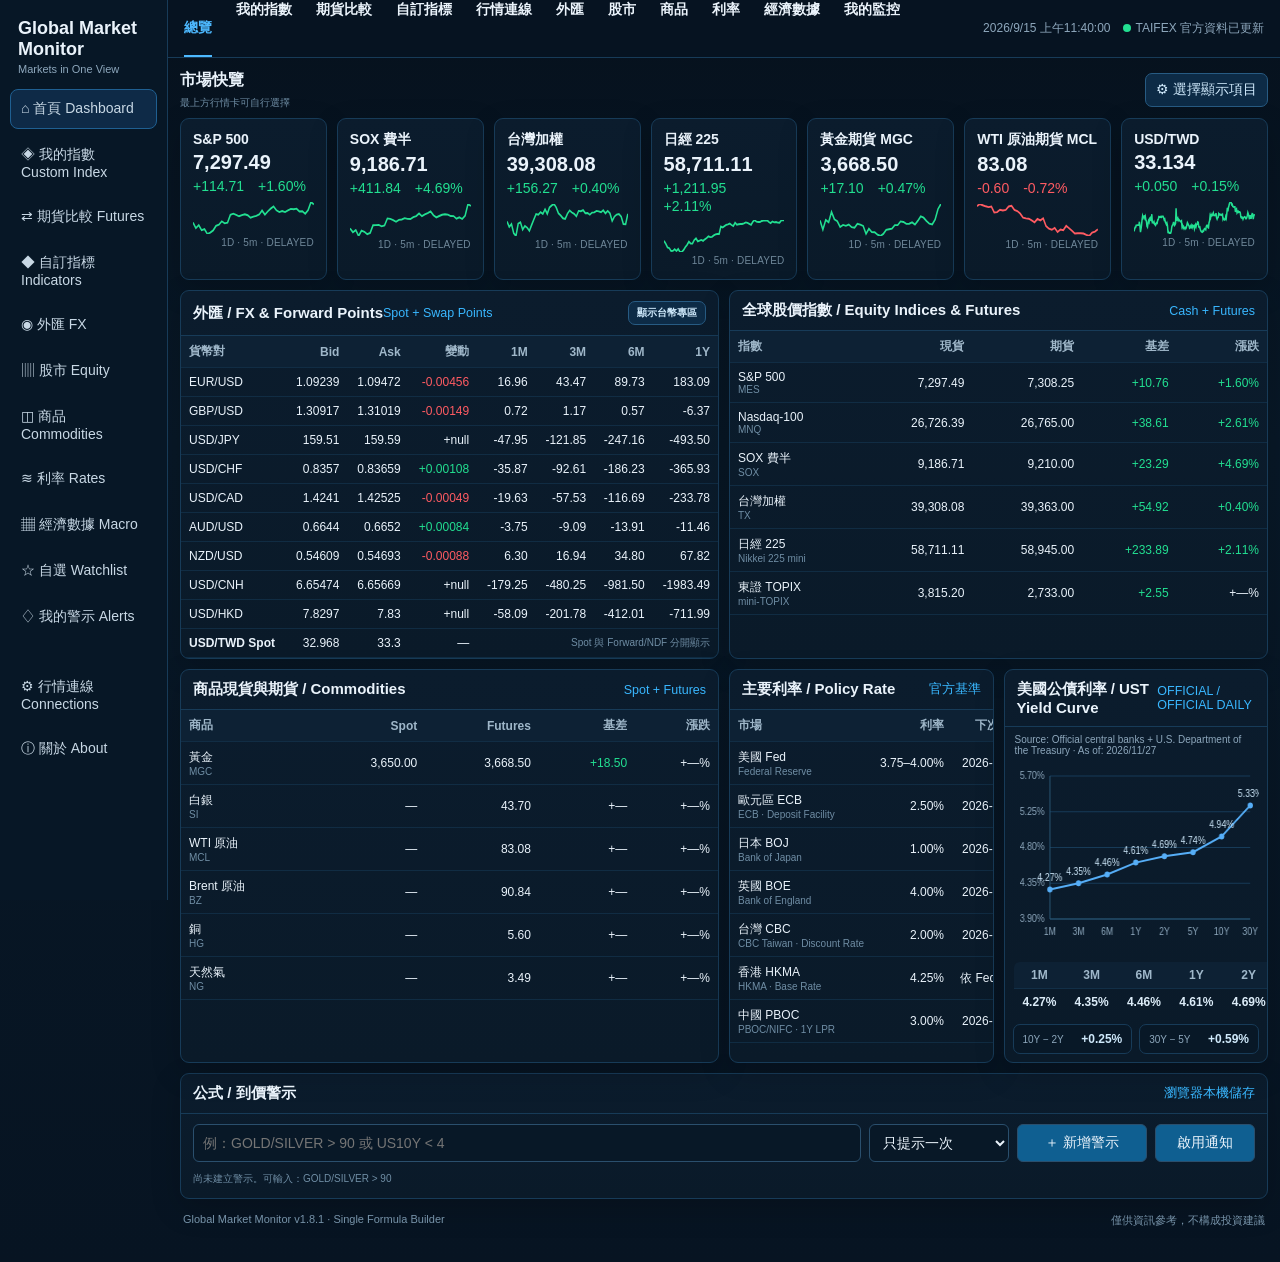
<file: index.html>
<!doctype html><html lang="zh-Hant"><head><meta charset="utf-8"><meta name="viewport" content="width=device-width,initial-scale=1,viewport-fit=cover"><meta name="theme-color" content="#071422"><meta name="gmm-build" content="20260919-nolock-final3"><title>Global Market Monitor</title><link rel="stylesheet" href="styles.css?v=20260921-futuresrestore5"><link rel="stylesheet" href="v1.4.css?v=20260919-nolock-final3"><link rel="stylesheet" href="v1.5.css?v=20260919-nolock-final3"><link rel="stylesheet" href="v1.6.css?v=20260920-singleformula1"><link rel="icon" type="image/png" sizes="192x192" href="icon-192.png?v=20260917b"><link rel="icon" type="image/png" sizes="512x512" href="icon-512.png?v=20260917b"><link rel="apple-touch-icon" sizes="180x180" href="apple-touch-icon-v2.png"><link rel="manifest" href="manifest.webmanifest?v=20260917b"></head><body>
<div class="app">
  <aside class="sidebar"><div class="brand">Global Market Monitor<small>Markets in One View</small></div><div class="nav">
    <button class="active" data-view="dashboard">⌂ 首頁 Dashboard</button><button data-view="customindex">◈ 我的指數 Custom Index</button><button data-view="spread">⇄ 期貨比較 Futures</button><button data-view="indicators">◆ 自訂指標 Indicators</button><button>◉ 外匯 FX</button><button>▥ 股市 Equity</button><button>◫ 商品 Commodities</button><button>≋ 利率 Rates</button><button>▦ 經濟數據 Macro</button><button>☆ 自選 Watchlist</button><button>♢ 我的警示 Alerts</button><div class="spacer"></div><button data-view="connections">⚙ 行情連線 Connections</button><button>ⓘ 關於 About</button>
  </div></aside>
  <main class="main">
    <header class="topbar"><div class="tabs"><span class="active" data-view="dashboard">總覽</span><span data-view="customindex">我的指數</span><span data-view="spread">期貨比較</span><span data-view="indicators">自訂指標</span><span data-view="connections">行情連線</span><span>外匯</span><span>股市</span><span>商品</span><span>利率</span><span>經濟數據</span><span>我的監控</span></div><div class="status"><span id="asof">—</span><span><i class="dot"></i><span id="feedStatus">資料更新中</span></span></div></header>
    <div class="content">
      <section id="dashboardView" class="view active">
        <section class="top-market-section">
          <div class="section-title-row"><div><h2>市場快覽</h2><span class="source-note">最上方行情卡可自行選擇</span></div><button id="customizeTop" class="secondary-btn">⚙ 選擇顯示項目</button></div>
          <div id="topPicker" class="top-picker hidden"></div>
          <section id="topCards" class="cards"></section>
        </section>
<section class="grid-main">
          <article class="panel"><h3>外匯 / FX & Forward Points <small>Spot + Swap Points</small><button id="toggleUsdtwdFx" class="secondary-btn fx-twd-toggle" type="button" aria-expanded="false">顯示台幣專區</button></h3><div class="table-wrap"><table><thead><tr><th>貨幣對</th><th>Bid</th><th>Ask</th><th>變動</th><th>1M</th><th>3M</th><th>6M</th><th>1Y</th></tr></thead><tbody id="fxBody"></tbody></table></div></article>

        <section id="usdtwdFxPanel" class="panel usdtwd-fx-panel is-hidden">
          <div class="fx-focus-head"><div><h2>USD/TWD 台幣專區</h2><p>Offshore 固定使用 NetDania；Onshore 優先 Investing.com，無法取得時整條曲線改用 Cbonds Taipei daily close。</p></div><div id="usdtwdFxFreshness" class="source-note">資料載入中…</div></div>
          <div id="usdtwdSpotCards" class="fx-spot-cards"></div>
          <div class="table-wrap"><table class="fx-curve-table"><thead><tr><th>Tenor</th><th colspan="3">Onshore Taipei · Investing / Cbonds</th><th colspan="3">Offshore · NetDania</th><th>Offshore − Onshore</th></tr><tr><th></th><th>Bid</th><th>Ask</th><th>Mid Outright</th><th>Bid</th><th>Ask</th><th>Mid Outright</th><th>Spread</th></tr></thead><tbody id="usdtwdCurveBody"></tbody></table></div>

          <div id="taifexSettlementNdf" class="settlement-ndf-box">
            <div class="settlement-ndf-head"><div><b>TAIFEX 結算日 NDF</b><small>台幣黃金 TGF / 布蘭特原油 BRF · 近月、次月自動 rollover</small></div><div id="settlementNdfSource" class="source-note">載入中…</div></div>
            <div class="table-wrap"><table class="settlement-ndf-table"><thead><tr><th>商品</th><th>合約</th><th>月份</th><th>預估最後結算日</th><th>天數</th><th>NDF Bid</th><th>NDF Ask</th><th>NDF Mid</th><th>Swap Mid</th></tr></thead><tbody id="settlementNdfBody"></tbody></table></div>
            <div class="settlement-ndf-note">NDF 使用 Offshore 曲線（NetDania，失效時 Barchart）依實際剩餘日數線性插補。近月/次月直接讀取 TAIFEX 官方有效合約並自動換月。結算日依 TAIFEX 契約規則推算；遇交易所臨時調整時以官方公告為準。</div>
          </div>

          <div class="fx-focus-note">期限固定為 1W / 1M / 3M / 6M / 1Y。Cbonds 為 outright daily benchmark，不會當成 forward points；來源無法取得或驗證失敗時顯示「—」，不使用模擬值。</div>
        </section>

<article class="panel"><h3>全球股價指數 / Equity Indices & Futures <small>Cash + Futures</small></h3><div class="table-wrap"><table><thead><tr><th>指數</th><th>現貨</th><th>期貨</th><th>基差</th><th>漲跌</th></tr></thead><tbody id="eqBody"></tbody></table></div></article>
          <div class="right-stack">
            <article class="panel"><h3>商品現貨與期貨 / Commodities <small>Spot + Futures</small></h3><div class="table-wrap"><table><thead><tr><th>商品</th><th>Spot</th><th>Futures</th><th>基差</th><th>漲跌</th></tr></thead><tbody id="cmdBody"></tbody></table></div></article>
            <div class="split">
              <article class="panel"><h3>主要利率 / Policy Rate <small>官方基準</small></h3><div class="table-wrap"><table><thead><tr><th>市場</th><th>利率</th><th>下次會議</th></tr></thead><tbody id="rateBody"></tbody></table></div></article>
              <article class="panel ust-yield-panel"><h3><span>美國公債利率 / UST Yield Curve</span><small id="ustYieldStatus">OFFICIAL DAILY</small></h3><div class="ust-yield-meta" id="ustYieldMeta">資料載入中…</div><div class="curve ust-yield-chart"><canvas id="yieldCanvas" class="chart-canvas"></canvas></div><div class="ust-yield-table-wrap"><table class="ust-yield-table"><thead><tr id="ustYieldTenors"></tr></thead><tbody><tr id="ustYieldValues"></tr></tbody></table></div><div class="ust-yield-spreads"><div><span>10Y − 2Y</span><b id="ustSpread102">—</b></div><div><span>30Y − 5Y</span><b id="ustSpread305">—</b></div></div></article>
            </div>
          </div>
        </section>
        <section class="panel alerts"><h3>公式 / 到價警示 <small>瀏覽器本機儲存</small></h3>
          <div class="alert-form"><input id="formulaInput" placeholder="例：GOLD/SILVER > 90 或 US10Y < 4"><select id="cooldown"><option value="0">只提示一次</option><option value="300">冷卻 5 分鐘</option><option value="900">冷卻 15 分鐘</option></select><button id="addAlert">＋ 新增警示</button><button id="notifyBtn">啟用通知</button></div><div class="alert-list" id="alertList"></div>
        </section>
      </section>

      <section id="customindexView" class="view">
        <section class="panel cix-hero">
          <div><span class="cix-kicker">CUSTOM INDEX LIBRARY</span><h2>我的指數</h2><p>建立自己的市場指數，將商品、匯率與其他自訂指數組成固定公式，再用同一個 Symbol 持續監控。</p></div>
          <div class="cix-actions"><button id="newCustomIndex" class="cix-primary">＋ 建立自訂指數</button><button id="cixNotifyBtn" class="secondary-btn">啟用通知</button><button id="exportCix" class="secondary-btn">備份我的指數</button><button id="importCix" class="secondary-btn">還原備份</button><input id="cixImportFile" type="file" accept="application/json,.json" hidden></div>
        </section>
        <section id="cixSummary" class="spread-kpis"></section>
        <section class="panel cix-builder">
          <div class="cix-builder-head"><div><h3>建立自訂指數</h3><p>V1 先完成定義、公式、Base 與監控規則；資料保存在此瀏覽器。</p></div><button id="cancelCustomIndex" class="secondary-btn">收合</button></div>
          <section class="cix-step" data-step="1">
            <div class="cix-step-title"><span>1</span><div><b>基本資料</b><small>名稱、Symbol 與顯示方式</small></div></div>
            <div class="cix-form-grid">
              <label>指數名稱<input id="cixName" placeholder="例如：台美黃金價差指數"></label>
              <label>Symbol<input id="cixSymbol" placeholder="可留白，由系統自動產生" maxlength="16"></label>
              <label>顯示模式<select id="cixMode"><option value="raw">原始值 Raw</option><option value="percent">百分比 %</option><option value="base100">Base 100</option><option value="base1000">Base 1,000</option></select></label>
              <label>Methodology Version<input id="cixVersion" value="1.0" readonly></label>
              <label class="cix-wide">說明<input id="cixDescription" placeholder="這個指數想觀察什麼？"></label>
            </div>
          </section>

          <section class="cix-step" data-step="2">
            <div class="cix-step-title"><span>2</span><div><b>建立公式</b><small>全部手動建立；選擇指標後插入行情欄位與運算符號</small></div></div>
            <div class="cix-advanced-label">選擇指標</div>
            <div class="formula-tools cix-formula-tools"><select id="cixTokenCategory"><option value="all">全部欄位</option><option value="台灣指數">台灣指數</option><option value="股價指數">海外股價指數</option><option value="匯率">匯率</option><option value="貴金屬">貴金屬</option><option value="能源">能源</option><option value="結算日NDF">結算日 NDF</option><option value="我的指數">我的指數</option></select><select id="cixTokenSelect"><option value="">選擇商品…</option></select><select id="cixTokenExpiry"><option value="">選擇到期月份…</option></select><button id="cixInsertBid">插入 BID</button><button id="cixInsertAsk">插入 ASK</button><button id="cixInsertLast">插入 LAST</button></div>
            <div class="cix-advanced-label">運算</div>
            <div class="formula-tools cix-formula-tools"><button data-cix-op=" + ">＋</button><button data-cix-op=" - ">−</button><button data-cix-op=" * ">＊</button><button data-cix-op=" / ">／</button><button data-cix-op=" ( ">(</button><button data-cix-op=" ) ">)</button></div>
            <div class="cix-advanced-label">公式</div>
            <textarea id="cixFormula" rows="4" placeholder="直接輸入或由上方按鈕組合，例如：TAIFEX_GDF.BID - CME_MGC.ASK"></textarea>
            <div class="cix-preview"><span>公式預覽</span><b id="cixPreview">等待輸入公式</b><strong id="cixLiveValue">目前值 —</strong><small id="cixPreviewNote">市場指標可選 BID / ASK / LAST；已建立的「我的指數」可直接加入公式，再組成新的自訂指數。</small></div>
          </section>

          <section class="cix-step" data-step="3">
            <div class="cix-step-title"><span>3</span><div><b>監控設定</b><small>Watch Only 可直接使用；需要提醒時再設定門檻</small></div></div>
            <div class="cix-form-grid cix-monitor-grid">
              <label>監控模式<select id="cixWatchMode"><option value="watch">Watch Only</option><option value="alert">Alert</option></select></label>
              <label class="cix-alert-only">上方門檻 ≥<input id="cixUpper" type="number" step="any" placeholder="例如 101"></label>
              <label class="cix-alert-only">下方門檻 ≤<input id="cixLower" type="number" step="any" placeholder="例如 99"></label>
              <label>指數更新頻率<select id="cixInterval"><option value="5">5 分鐘</option><option value="15" selected>15 分鐘</option><option value="30">30 分鐘</option><option value="60">60 分鐘</option><option value="1440">每天一次</option></select></label><label class="cix-alert-only">提醒冷卻時間<select id="cixAlertCooldown"><option value="5">5 分鐘</option><option value="15" selected>15 分鐘</option><option value="30">30 分鐘</option><option value="60">60 分鐘</option></select></label>
              <label>最大資料年齡<select id="cixFreshness"><option value="10">10 分鐘</option><option value="20" selected>20 分鐘</option><option value="30">30 分鐘</option><option value="60">60 分鐘</option></select></label>
              <label>成分最大時間差<select id="cixSkew"><option value="5">5 分鐘</option><option value="15" selected>15 分鐘</option><option value="30">30 分鐘</option></select></label>
            </div><small id="cixWatchNote" class="cix-watch-note">Watch Only：只持續監看，不觸發門檻提醒。</small>
          </section>
          <div class="cix-actions"><button id="saveCustomIndex" class="cix-primary">儲存自訂指數</button><button id="clearCustomIndex" class="secondary-btn">清除</button></div>
        </section>

      </section>

      <section id="spreadView" class="view">
        <section class="spread-hero panel">
          <div><h2>期貨比較 / Futures Comparison</h2><p>比較各市場期貨商品、合約規格與保證金，快速了解交易所、合約乘數、幣別、最小跳動點、到期月份及交易條件。</p></div>
          <div class="spread-controls"><label>分類 <select id="catalogFilter"><option value="all">全部</option><option value="股價指數">股價指數</option><option value="外匯">外匯</option><option value="貴金屬">貴金屬</option><option value="能源">能源</option></select></label></div>
        </section>
        <section id="catalogSummary" class="spread-kpis"></section>
        <article class="panel spread-table-panel"><h3>期貨商品比較 / Futures Products <small>跨市場 / 同標的</small></h3><div class="table-wrap spread-table-wrap"><table><thead><tr><th>分類</th><th>標的</th><th>台期所</th><th>Bid</th><th>Ask</th><th>Last</th><th>海外市場</th><th>商品</th><th>Bid</th><th>Ask</th><th>Last</th><th>比較注意</th></tr></thead><tbody id="catalogBody"></tbody></table></div></article>

        <section class="cost-lab panel">
          <div class="formula-lab-head"><div><h3>期貨規格、保證金與換算比較 / Futures Compare</h3><p>先選 A、B 期貨、月份與口數，直接比較規格、保證金與換算後名目差額；並提供 1～10 口內最接近等值的建議比例。</p></div><button id="resetFuturesCompare" class="secondary-btn">恢復預設</button></div>
          <div class="futures-compare-picker futures-product-picker">
            <div class="futures-filter-product">
              <label>A 分類<select id="futuresCompareACategory"><option value="all">全部</option><option value="台灣指數">台灣指數</option><option value="股價指數">海外股價指數</option><option value="外匯">匯率</option><option value="貴金屬">貴金屬</option><option value="能源">能源</option></select></label>
              <label>比較 A<select id="futuresCompareA"></select></label>
            </div>
            <span class="futures-compare-vs">VS</span>
            <div class="futures-filter-product">
              <label>B 分類<select id="futuresCompareBCategory"><option value="all">全部</option><option value="台灣指數">台灣指數</option><option value="股價指數">海外股價指數</option><option value="外匯">匯率</option><option value="貴金屬">貴金屬</option><option value="能源">能源</option></select></label>
              <label>比較 B<select id="futuresCompareB"></select></label>
            </div>
          </div>
          <div class="futures-compare-picker futures-month-qty-picker">
            <div class="futures-month-qty">
              <label>A 到期月份<select id="futuresCompareAMonth" class="futures-month-select"></select></label>
              <label>A 口數<input id="futuresCompareAQty" type="number" min="1" step="1" value="1"></label>
            </div>
            <span class="futures-compare-vs">↔</span>
            <div class="futures-month-qty">
              <label>B 到期月份<select id="futuresCompareBMonth" class="futures-month-select"></select></label>
              <label>B 口數<input id="futuresCompareBQty" type="number" min="1" step="1" value="1"></label>
            </div>
          </div>
          <div id="futuresCompareUpdated" class="source-note futures-updated">更新日期 —</div>
          <div id="futuresSpecCompare" class="table-wrap"></div>
          <div class="cost-actions">
            <button id="applySuggestedRatio" class="secondary-btn">套用建議比例</button>
            <button id="calcFuturesCompare">計算換算後差額</button>
            <span id="futuresRatioHint" class="source-note">建議比例 —</span>
          </div>
          <div id="futuresCompareResults" class="cost-results"></div>
        </section>

        <section class="panel custom-products-wrap"><div class="custom-products-head"><div><h3>自訂商品 / Custom Products</h3><p>新增你自己的市場標的與報價欄位，供 Formula Lab 使用。</p></div><button id="addCustomProduct" class="secondary-btn">＋ 新增商品</button></div><div id="customProductEditor" class="custom-editor hidden"></div><div id="customProductList" class="custom-product-list"></div></section>
        <section class="panel custom-compare"><div class="custom-products-head"><div><h3>自訂比較 / Custom Compare</h3><p>選兩個商品與欄位快速比較。</p></div></div><div id="customCompareGrid" class="custom-compare-grid"></div><div class="custom-compare-actions"><button id="calcCustomCompare">計算</button></div><div id="customCompareResults" class="custom-compare-results"></div></section>
      </section>

      <section id="indicatorsView" class="view">
        <section class="panel">
          <div class="formula-lab-head"><div><h3>自訂指標 / Indicators</h3><p>集中查看與編輯已儲存的自訂指標。</p></div></div>
          <div id="indicatorDashboardSummary" class="spread-kpis"></div>
          <div id="indicatorDashboardGrid" class="custom-product-list"></div>
          <div id="indicatorDashboardAlerts" class="custom-product-list"></div>
        </section>
        
        <section class="panel"><div class="cix-library-head"><div><h3>Custom Index Library</h3><p>每個指數保留公式、Base/顯示方式、Methodology Version 與監控條件。</p></div></div><div class="cix-library-tools"><input id="cixSearch" type="search" placeholder="搜尋名稱、Symbol 或 Formula"><select id="cixFilter"><option value="all">全部指數</option><option value="pinned">★ 已置頂</option><option value="alert">Alert</option><option value="watch">Watch Only</option><option value="pass">PASS</option><option value="stale">STALE</option></select></div><div id="cixLibrary" class="cix-library"></div></section>
      </section>

      <section id="connectionsView" class="view"><section class="connections-hero panel"><div><h2>行情連線 / Connections</h2><p>免費來源與官方延遲資料作為預設；若你有券商或行情權限，可透過私人 Gateway 切換 LIVE。</p></div><div class="connection-mode-box"><label><input id="preferLive" type="checkbox"> 優先使用 LIVE Gateway</label><span id="activeConnectionStatus" class="connection-status">免費延遲 / 官方模式</span></div></section><section class="market-source-grid" id="marketSourceGrid"></section><article class="panel connections-panel"><div class="connections-head"><div><h3>國內券商</h3><p>主要用於 TAIFEX 即時行情。連線需透過使用者自己的本機 Bridge 或私人後端。</p></div></div><div class="broker-grid" id="domesticBrokerGrid"></div></article><article class="panel connections-panel"><div class="connections-head"><div><h3>國外券商 / 行情服務</h3><p>可用於 CME、JPX / OSE、ICE 等海外期貨；實際可用市場取決於帳戶行情訂閱。</p></div></div><div class="broker-grid" id="overseasBrokerGrid"></div></article><article class="panel gateway-panel"><div class="connections-head"><div><h3>連線設定</h3><p>只填 Gateway URL，不在此頁輸入券商密碼或 API Secret。憑證應存放在 Local Bridge / Private Backend。</p></div></div><div class="gateway-form"><label>目前選擇<select id="brokerSelect"></select></label><label>Gateway URL<input id="brokerEndpoint" placeholder="例：http://127.0.0.1:8787/quotes"></label><label>備註<input id="brokerNote" placeholder="例如：家用 Mac mini / Private Worker"></label></div><div class="gateway-actions"><button id="saveBrokerConnection">儲存設定</button><button id="testBrokerConnection" class="secondary-btn">測試連線</button><button id="disconnectBroker" class="secondary-btn">停用 LIVE</button><span id="brokerTestResult" class="source-note">尚未測試</span></div><div class="connection-warning">安全原則：不要把券商密碼、API Secret、憑證檔或 session token 寫入 GitHub、LocalStorage 或前端 JavaScript。網站只保存 Gateway URL、偏好與非敏感備註。</div></article></section>

      <footer class="footer"><span>Global Market Monitor v1.8.1 · Single Formula Builder</span><span>僅供資訊參考，不構成投資建議</span></footer>
    </div>
  </main>
</div>
<script>
(function(){
  function emergencySwitch(name){
    document.querySelectorAll('.view').forEach(function(v){v.classList.toggle('active',v.id===name+'View')});
    document.querySelectorAll('[data-view]').forEach(function(x){x.classList.toggle('active',x.dataset.view===name)});
    window.scrollTo(0,0);
  }
  document.querySelectorAll('[data-view]').forEach(function(x){
    x.addEventListener('click',function(){ emergencySwitch(x.dataset.view); });
  });
  window.__gmmEmergencySwitch=emergencySwitch;
})();
</script><script src="config.example.js?v=20260918-fix1"></script><script src="providers.js?v=20260921-intraday3"></script><script src="app.js?v=20260930-push1"></script><script src="tv-spark-widget.js?v=20260918-fix1"></script></body></html>
</file>
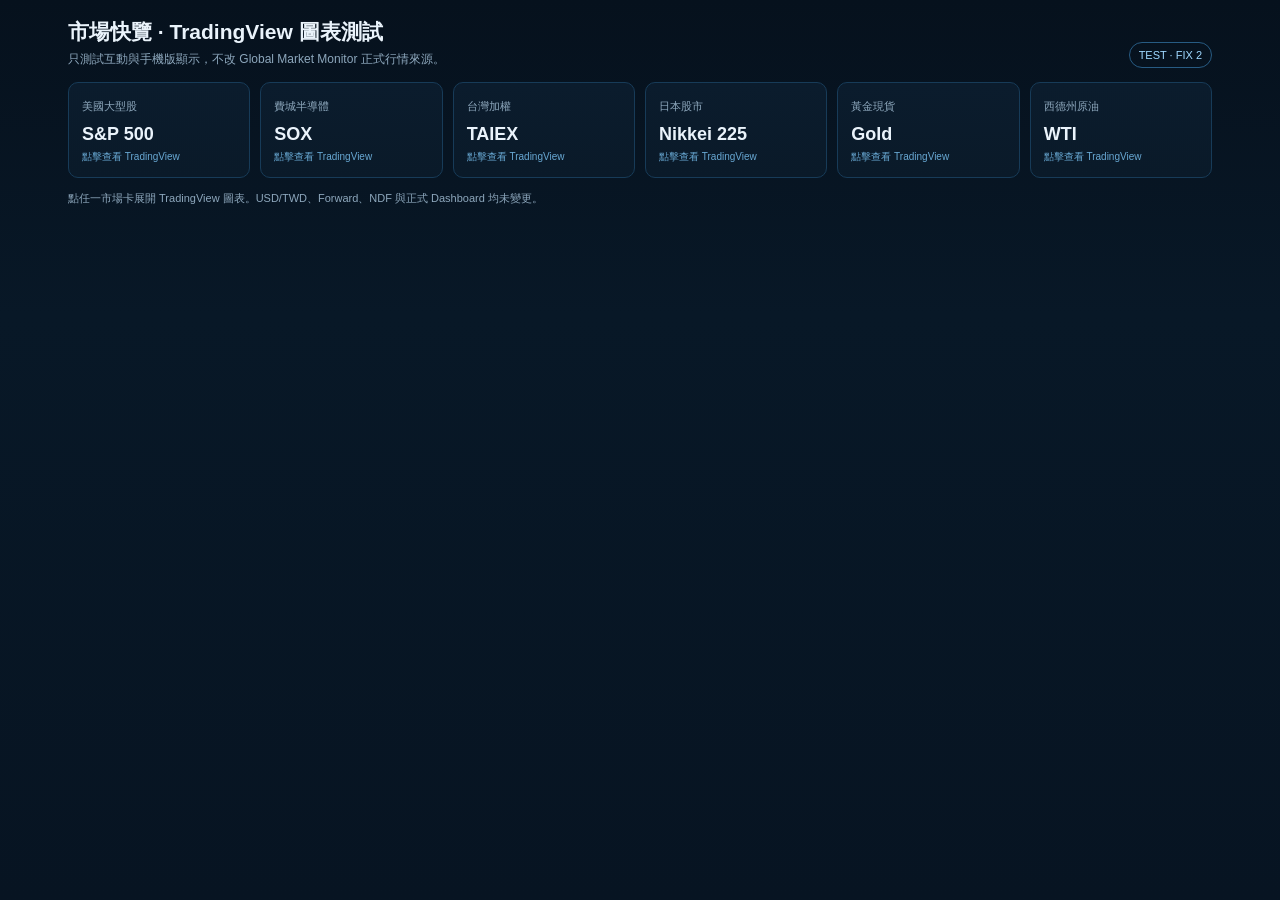
<file: tradingview-test.html>
<!doctype html>
<html lang="zh-Hant">
<head>
<meta charset="utf-8">
<meta name="viewport" content="width=device-width,initial-scale=1,viewport-fit=cover">
<meta name="theme-color" content="#071422">
<title>市場觀察 · TradingView 測試</title>
<style>
:root{--bg:#071422;--panel:#0b1c2d;--line:#173b58;--text:#eaf3fb;--muted:#8da7bc;--accent:#1ea7ff}*{box-sizing:border-box}body{margin:0;background:linear-gradient(180deg,#06111d,#081827 35%,#071422);color:var(--text);font-family:-apple-system,BlinkMacSystemFont,"Segoe UI","Noto Sans TC",sans-serif;min-height:100vh}.wrap{max-width:1180px;margin:auto;padding:18px}.head{display:flex;justify-content:space-between;gap:12px;align-items:flex-end;margin-bottom:14px}.head h1{font-size:21px;margin:0}.head p{margin:5px 0 0;color:var(--muted);font-size:12px}.badge{border:1px solid #275b83;border-radius:999px;padding:6px 9px;color:#9fd8ff;font-size:11px}.cards{display:grid;grid-template-columns:repeat(6,minmax(130px,1fr));gap:10px}.card{appearance:none;-webkit-appearance:none;-webkit-tap-highlight-color:transparent;touch-action:manipulation;text-align:left;background:linear-gradient(180deg,#0b1c2d,#0a1a29);border:1px solid var(--line);border-radius:10px;color:var(--text);padding:13px;cursor:pointer;min-height:92px;width:100%}.card:hover,.card.active{border-color:var(--accent);background:#0d2942}.card small{display:block;color:var(--muted);margin-top:3px;pointer-events:none}.card b{display:block;font-size:18px;margin-top:10px;pointer-events:none}.hint{font-size:10px;color:#68a8d3;margin-top:5px;pointer-events:none}.viewer{display:none;margin-top:12px;background:#0a1a29;border:1px solid var(--line);border-radius:10px;overflow:hidden}.viewer.open{display:block}.viewer-head{height:48px;padding:0 12px;display:flex;align-items:center;justify-content:space-between;border-bottom:1px solid var(--line)}.viewer-title{font-weight:750}.viewer-title small{font-weight:400;color:var(--muted);margin-left:7px}.close{background:#0d2b46;border:1px solid #275b83;color:#cfe9fb;border-radius:7px;padding:7px 10px;cursor:pointer;touch-action:manipulation}.tv{height:540px}.note{margin-top:12px;color:var(--muted);font-size:11px;line-height:1.55}@media(max-width:850px){.wrap{padding:10px}.head{align-items:flex-start;flex-direction:column}.cards{grid-template-columns:repeat(2,1fr)}.card{min-height:88px}.tv{height:62vh;min-height:430px}.viewer-head{position:sticky;top:0;z-index:2;background:#0a1a29}}
</style></head><body><main class="wrap"><div class="head"><div><h1>市場快覽 · TradingView 圖表測試</h1><p>只測試互動與手機版顯示，不改 Global Market Monitor 正式行情來源。</p></div><span class="badge">TEST · FIX 2</span></div><section class="cards" id="cards"></section><section class="viewer" id="viewer"><div class="viewer-head"><div class="viewer-title" id="viewerTitle"></div><button type="button" class="close" id="closeBtn">關閉 ×</button></div><div id="tv" class="tv"></div></section><p class="note">點任一市場卡展開 TradingView 圖表。USD/TWD、Forward、NDF 與正式 Dashboard 均未變更。</p></main>
<script>(function(){const markets=[{id:'SPX',name:'S&P 500',symbol:'SP:SPX',sub:'美國大型股'},{id:'SOX',name:'SOX',symbol:'NASDAQ:SOX',sub:'費城半導體'},{id:'TAIEX',name:'TAIEX',symbol:'TWSE:TAIEX',sub:'台灣加權'},{id:'NIKKEI',name:'Nikkei 225',symbol:'TVC:NI225',sub:'日本股市'},{id:'GOLD',name:'Gold',symbol:'OANDA:XAUUSD',sub:'黃金現貨'},{id:'WTI',name:'WTI',symbol:'TVC:USOIL',sub:'西德州原油'}];const cards=document.getElementById('cards'),viewer=document.getElementById('viewer'),tv=document.getElementById('tv'),title=document.getElementById('viewerTitle');let active='';function closeViewer(){active='';viewer.classList.remove('open');document.querySelectorAll('.card').forEach(function(x){x.classList.remove('active')});tv.innerHTML=''}function openMarket(m){if(active===m.id){closeViewer();return}active=m.id;document.querySelectorAll('.card').forEach(function(x){x.classList.toggle('active',x.dataset.id===m.id)});title.innerHTML=m.name+'<small>'+m.symbol+'</small>';viewer.classList.add('open');tv.innerHTML='';const host=document.createElement('div');host.className='tradingview-widget-container';host.style.height='100%';host.style.width='100%';const inner=document.createElement('div');inner.className='tradingview-widget-container__widget';inner.style.height='100%';inner.style.width='100%';host.appendChild(inner);const s=document.createElement('script');s.type='text/javascript';s.src='https://s3.tradingview.com/external-embedding/embed-widget-advanced-chart.js';s.async=true;s.innerHTML=JSON.stringify({autosize:true,symbol:m.symbol,interval:'D',timezone:'Asia/Taipei',theme:'dark',style:'1',locale:'zh_TW',allow_symbol_change:false,calendar:false,support_host:'https://www.tradingview.com'});host.appendChild(s);tv.appendChild(host);setTimeout(function(){viewer.scrollIntoView({behavior:'smooth',block:'start'})},80)}markets.forEach(function(m){const btn=document.createElement('button');btn.type='button';btn.className='card';btn.innerHTML='<small>'+m.sub+'</small><b>'+m.name+'</b><div class="hint">點擊查看 TradingView</div>';btn.onclick=function(){openMarket(m)};cards.appendChild(btn)});document.getElementById('closeBtn').onclick=closeViewer})();</script></body></html>
</file>
<file: styles.css>
:root{--bg:#071422;--panel:#0b1c2d;--panel2:#0e2438;--line:#173b58;--text:#eaf3fb;--muted:#8da7bc;--accent:#1ea7ff;--green:#22df91;--red:#ff5b62;--amber:#ffc857;--shadow:0 10px 30px rgba(0,0,0,.18)}
*{box-sizing:border-box}html,body{margin:0;background:linear-gradient(180deg,#06111d,#081827 35%,#071422);color:var(--text);font-family:Inter,-apple-system,BlinkMacSystemFont,"Segoe UI","Noto Sans TC",sans-serif;font-size:14px}button,input,select{font:inherit}.app{min-height:100vh;display:grid;grid-template-columns:168px 1fr}.sidebar{position:sticky;top:0;height:100vh;border-right:1px solid var(--line);padding:14px 10px;background:#071726}.brand{font-weight:800;font-size:18px;padding:4px 8px 14px}.brand small{display:block;color:var(--muted);font-weight:500;font-size:11px;margin-top:3px}.nav{display:grid;gap:6px}.nav button{background:transparent;border:1px solid transparent;color:#c8d8e5;text-align:left;padding:10px;border-radius:8px;cursor:pointer}.nav button.active,.nav button:hover{background:#0e2a47;border-color:#1f5f91}.nav .spacer{height:18px}.main{min-width:0}.topbar{height:58px;display:flex;align-items:center;justify-content:space-between;border-bottom:1px solid var(--line);padding:0 16px;position:sticky;top:0;background:rgba(7,20,34,.93);backdrop-filter:blur(8px);z-index:4}.tabs{display:flex;gap:24px;font-weight:700}.tabs span{cursor:pointer}.tabs span.active{color:#4db9ff;border-bottom:2px solid #4db9ff;padding:18px 0}.status{display:flex;gap:12px;align-items:center;color:var(--muted);font-size:12px}.dot{width:8px;height:8px;border-radius:50%;display:inline-block;background:var(--green);margin-right:5px}.content{padding:12px}.view{display:none}.view.active{display:block}.section-title-row{display:flex;justify-content:space-between;align-items:center;margin:0 0 8px}.section-title-row h2{font-size:16px;margin:0 0 2px}.secondary-btn{background:#0d2b46;border:1px solid #275b83;color:#cfe9fb;border-radius:7px;padding:7px 10px;cursor:pointer}.top-picker{margin-bottom:10px;border:1px solid var(--line);border-radius:9px;background:#091c2d;padding:10px 12px}.top-picker.hidden{display:none}.picker-head{display:flex;justify-content:space-between;gap:10px;margin-bottom:8px;color:var(--muted);font-size:12px}.picker-head b{color:var(--text)}.picker-grid{display:flex;gap:8px;flex-wrap:wrap}.cards{display:grid;grid-template-columns:repeat(auto-fit,minmax(145px,1fr));gap:10px}.card,.panel{background:linear-gradient(180deg,#0b1c2d,#0a1a29);border:1px solid var(--line);border-radius:9px;box-shadow:var(--shadow)}.card{padding:12px}.card .label{font-weight:700}.card .value{font-size:20px;font-weight:800;margin:4px 0}.pos{color:var(--green)}.neg{color:var(--red)}.spark{height:32px;margin-top:6px}.grid-main{display:grid;grid-template-columns:1.05fr .88fr .95fr;gap:10px;margin-top:10px}.panel{overflow:hidden}.panel h3{font-size:15px;margin:0;padding:10px 12px;border-bottom:1px solid var(--line);display:flex;justify-content:space-between;align-items:center}.panel h3 small{font-weight:500;color:#39b7ff}.table-wrap{overflow:auto;max-height:420px}table{width:100%;border-collapse:collapse;font-size:12px;white-space:nowrap}th,td{padding:7px 8px;border-bottom:1px solid rgba(23,59,88,.55);text-align:right}th:first-child,td:first-child{text-align:left}th{position:sticky;top:0;background:#0d2134;color:#9fb7c9;font-weight:600;z-index:1}.right-stack{display:grid;gap:10px}.split{display:grid;grid-template-columns:1fr 1fr;gap:10px}.curve{height:150px;padding:8px}.chart-canvas{width:100%;height:125px}.alerts{margin-top:10px}.alert-form{padding:10px 12px;display:grid;grid-template-columns:1fr 140px 130px 100px;gap:8px}.alert-form input,.alert-form select,.alert-form button,.spread-controls select{background:#081827;border:1px solid #2a4f6d;border-radius:6px;color:var(--text);padding:9px}.alert-form button{background:#0f5f91;cursor:pointer}.alert-list{padding:0 12px 12px;display:grid;gap:6px}.alert-item{display:flex;justify-content:space-between;border:1px solid var(--line);border-radius:6px;padding:8px;background:#091a2a}.alert-item button{background:transparent;color:#9fb7c9;border:1px solid var(--line);border-radius:5px;cursor:pointer}.chip{display:flex;align-items:center;gap:6px;border:1px solid #275172;border-radius:6px;padding:6px 8px;background:#0b2033;cursor:pointer}.chip input{accent-color:#2aaeff}.footer{color:#7793a9;font-size:11px;padding:14px 3px 22px;display:flex;justify-content:space-between;gap:10px;flex-wrap:wrap}.tag{display:inline-block;padding:2px 6px;border:1px solid #2d6386;border-radius:999px;color:#9fd8ff;font-size:10px}.source-note{font-size:10px;color:#6f8da4}
.spread-hero{padding:16px;display:flex;justify-content:space-between;align-items:center;gap:20px}.spread-hero h2{margin:0 0 5px;font-size:20px}.spread-hero p{margin:0;color:var(--muted);max-width:800px}.spread-controls{display:flex;align-items:center;gap:8px;flex-wrap:wrap}.spread-controls label{color:var(--muted);font-size:12px}.spread-kpis{display:grid;grid-template-columns:repeat(4,1fr);gap:10px;margin:10px 0}.kpi{background:linear-gradient(180deg,#0b1c2d,#0a1a29);border:1px solid var(--line);border-radius:9px;padding:12px;display:grid;gap:3px}.kpi span{color:var(--muted);font-size:11px}.kpi b{font-size:18px}.kpi small{color:#7e9ab0}.spread-table-panel{overflow:visible}.spread-table-wrap{max-height:none}.direction{display:inline-block;min-width:106px;padding:4px 7px;border-radius:6px;background:#0d2437;border:1px solid #264c69;color:#a9bfd0}.direction.opportunity{border-color:#157f5b;background:rgba(34,223,145,.08);color:#70f2bd}.empty{text-align:center!important;color:var(--muted);padding:24px!important}.spread-grid{display:grid;grid-template-columns:1.4fr 1fr;gap:10px;margin-top:10px}.info-list{display:grid}.info-list>div{padding:11px 12px;border-bottom:1px solid rgba(23,59,88,.55);display:grid;grid-template-columns:130px 1fr;gap:8px}.info-list span{color:var(--muted)}.spread-alert-examples{padding:12px;display:grid;gap:8px}.spread-alert-examples span{font-family:ui-monospace,SFMono-Regular,Menlo,monospace;background:#071827;border:1px solid var(--line);border-radius:6px;padding:9px;color:#b8e4ff}
@media(max-width:1300px){.grid-main{grid-template-columns:1fr 1fr}.right-stack{grid-column:1/-1;grid-template-columns:1fr 1fr}.spread-kpis{grid-template-columns:repeat(2,1fr)}}
@media(max-width:800px){.app{display:block}.sidebar{display:none}.topbar{height:auto;padding:10px;gap:8px;align-items:flex-start}.tabs{gap:12px;overflow:auto;font-size:12px}.tabs span.active{padding:6px 0}.status{display:none}.content{padding:8px}.cards{grid-template-columns:repeat(2,1fr)}.grid-main,.right-stack,.split,.spread-grid{grid-template-columns:1fr}.alert-form{grid-template-columns:1fr 1fr}.card .value{font-size:18px}.spread-hero{align-items:flex-start;flex-direction:column}.spread-kpis{grid-template-columns:1fr 1fr}.picker-head{flex-direction:column}.section-title-row{align-items:flex-start;gap:8px}.info-list>div{grid-template-columns:1fr}.spread-table-wrap{overflow:auto}}

.formula-lab{margin-top:10px;padding-bottom:12px}.formula-lab-head{display:flex;justify-content:space-between;gap:12px;align-items:center;padding:12px;border-bottom:1px solid var(--line)}.formula-lab-head h3{padding:0;border:0;display:block}.formula-lab-head p{margin:4px 0 0;color:var(--muted);font-size:12px}.formula-tools{padding:10px 12px;display:flex;gap:6px;flex-wrap:wrap}.formula-tools select{min-width:280px}.formula-tools select,.formula-tools button,.formula-action-row button{background:#081827;border:1px solid #2a4f6d;border-radius:6px;color:var(--text);padding:8px 10px}.formula-tools button,.formula-action-row button{cursor:pointer}.formula-tools button:hover,.formula-action-row button:hover{background:#0d2b46}.formula-lab textarea{display:block;width:calc(100% - 24px);margin:0 12px;background:#061522;border:1px solid #2a4f6d;border-radius:7px;color:#dcecf8;padding:11px;font-family:ui-monospace,SFMono-Regular,Menlo,monospace;resize:vertical}.formula-action-row{display:flex;align-items:center;gap:8px;padding:10px 12px}.formula-action-row>button:first-child{background:#0f5f91}.formula-result{margin-left:6px;font-family:ui-monospace,SFMono-Regular,Menlo,monospace}.formula-examples{padding:0 12px;display:flex;gap:7px;flex-wrap:wrap}.formula-examples button{background:#0b2033;color:#9fd8ff;border:1px solid #275172;border-radius:999px;padding:6px 9px;cursor:pointer;font-size:11px}.category-pill{display:inline-block;border:1px solid #315d7d;background:#0b2438;border-radius:999px;padding:3px 7px;color:#a9dafa;font-size:10px}.catalog-note{white-space:normal;min-width:155px;text-align:left!important;color:#8ca8bc}.spread-table-wrap table{min-width:1180px}
@media(max-width:800px){.formula-lab-head{align-items:flex-start}.formula-tools select{min-width:100%;width:100%}.formula-action-row{align-items:flex-start;flex-direction:column}.formula-result{margin-left:0}.formula-examples{display:grid}.formula-examples button{text-align:left}}
.cost-lab{margin-top:10px;padding-bottom:12px}.cost-grid{display:grid;grid-template-columns:repeat(4,minmax(150px,1fr));gap:9px;padding:12px}.cost-grid label{display:grid;gap:5px;color:var(--muted);font-size:11px}.cost-grid input,.cost-grid select{width:100%;background:#061522;border:1px solid #2a4f6d;border-radius:6px;color:var(--text);padding:8px}.cost-actions{display:flex;align-items:center;gap:10px;padding:0 12px 10px}.cost-actions button{background:#0f5f91;border:1px solid #2a6a96;border-radius:6px;color:white;padding:8px 12px;cursor:pointer}.cost-results{display:grid;grid-template-columns:repeat(6,1fr);gap:8px;padding:0 12px}.cost-metric{background:#081827;border:1px solid var(--line);border-radius:7px;padding:10px;display:grid;gap:4px}.cost-metric span{color:var(--muted);font-size:10px}.cost-metric b{font-size:15px}.cost-metric small{color:#6f8da4}.cost-warning{grid-column:1/-1;border:1px solid #775d24;background:rgba(255,200,87,.06);color:#e7c978;border-radius:7px;padding:9px 10px;font-size:11px}.expiry-note{color:#7ea0b7;font-size:10px}
@media(max-width:1100px){.cost-grid{grid-template-columns:repeat(2,minmax(150px,1fr))}.cost-results{grid-template-columns:repeat(3,1fr)}}
@media(max-width:700px){.cost-grid{grid-template-columns:1fr 1fr}.cost-results{grid-template-columns:1fr 1fr}.cost-actions{align-items:flex-start;flex-direction:column}}


/* Market Data Connections */
.connections-hero{padding:16px;display:flex;justify-content:space-between;gap:18px;align-items:center}.connections-hero h2{margin:0 0 5px;font-size:20px}.connections-hero p{margin:0;color:var(--muted);max-width:820px}.connection-mode-box{display:grid;gap:8px;min-width:270px}.connection-mode-box label{font-size:12px;color:#cfe0ed}.connection-mode-box input{accent-color:var(--green)}.connection-status{display:inline-flex;width:max-content;border:1px solid #2e617f;border-radius:999px;padding:5px 9px;color:#9edaff;background:#092039;font-size:11px}.market-source-grid{display:grid;grid-template-columns:repeat(4,1fr);gap:10px;margin:10px 0}.market-source-card{border:1px solid var(--line);background:linear-gradient(180deg,#0b1c2d,#0a1a29);border-radius:9px;padding:12px;display:grid;gap:3px}.market-source-card span{font-size:11px;color:var(--muted)}.market-source-card b{font-size:16px}.market-source-card small{color:#6f8da4}.connections-panel,.gateway-panel{margin-top:10px;padding-bottom:12px}.connections-head{padding:12px;border-bottom:1px solid var(--line)}.connections-head h3{margin:0;padding:0;border:0}.connections-head p{margin:4px 0 0;color:var(--muted);font-size:12px}.broker-grid{padding:12px;display:grid;grid-template-columns:repeat(3,minmax(220px,1fr));gap:9px}.broker-card{display:grid;gap:8px;text-align:left;background:#081827;border:1px solid var(--line);border-radius:8px;color:var(--text);padding:12px;cursor:pointer}.broker-card:hover,.broker-card.active{border-color:#2781bb;background:#0b263e}.broker-card>div:first-child{display:flex;justify-content:space-between;gap:8px}.broker-card span{font-size:10px;color:#7fa0b8}.broker-card small{color:#7895aa;line-height:1.4}.broker-markets{display:flex;gap:5px;flex-wrap:wrap}.broker-markets em{font-style:normal;font-size:10px;border:1px solid #2a5977;border-radius:999px;padding:3px 6px;color:#9bd6fa}.gateway-form{display:grid;grid-template-columns:220px 1fr 1fr;gap:9px;padding:12px}.gateway-form label{display:grid;gap:5px;color:var(--muted);font-size:11px}.gateway-form input,.gateway-form select{background:#061522;border:1px solid #2a4f6d;border-radius:6px;color:var(--text);padding:9px;width:100%}.gateway-actions{display:flex;gap:8px;align-items:center;padding:0 12px 12px}.gateway-actions>button:first-child{background:#0f5f91;border:1px solid #2a6a96;color:white;border-radius:6px;padding:8px 12px;cursor:pointer}.connection-warning{margin:0 12px;border:1px solid #775d24;background:rgba(255,200,87,.06);color:#e7c978;border-radius:7px;padding:9px 10px;font-size:11px}@media(max-width:1000px){.market-source-grid{grid-template-columns:repeat(2,1fr)}.broker-grid{grid-template-columns:repeat(2,1fr)}.gateway-form{grid-template-columns:1fr 1fr}}@media(max-width:700px){.connections-hero{align-items:flex-start;flex-direction:column}.connection-mode-box{min-width:0;width:100%}.market-source-grid,.broker-grid,.gateway-form{grid-template-columns:1fr}.gateway-actions{align-items:flex-start;flex-direction:column}}


/* Quote source / freshness badges */
.quote-meta{display:flex;gap:5px;align-items:center;flex-wrap:wrap;margin-top:4px;font-size:9px;color:var(--muted);line-height:1.3}.quote-status{border:1px solid #395064;border-radius:999px;padding:2px 5px;font-size:8px;font-weight:700;letter-spacing:.03em}.quote-status.live{border-color:#23865a;color:#79e0ad;background:rgba(38,166,91,.08)}.quote-status.delayed{border-color:#8a6a2b;color:#f0ca70;background:rgba(220,170,60,.07)}.quote-status.official{border-color:#2d6f9e;color:#8dd1ff;background:rgba(45,111,158,.09)}.quote-status.neutral{color:#9aafbe}.spec-source-block{margin-top:8px;padding-top:7px;border-top:1px solid var(--line)}.spec-source-block>span{font-size:10px;color:var(--muted)}.spec-source-block .quote-meta{margin-top:4px}@media(max-width:700px){.quote-meta{font-size:8px;gap:4px}.quote-status{font-size:7px}}


/* USD/TWD FX focus */
.usdtwd-fx-panel{grid-column:1;margin:0;padding:0 0 10px}.usdtwd-fx-panel.is-hidden{display:none!important}.fx-twd-toggle{margin-left:auto;padding:4px 8px;font-size:10px;white-space:nowrap}.fx-focus-head{display:flex;justify-content:space-between;gap:16px;align-items:flex-start;padding:14px;border-bottom:1px solid var(--line)}.fx-focus-head h2{margin:0 0 4px;font-size:19px}.fx-focus-head p{margin:0;color:var(--muted);font-size:12px}.fx-spot-cards{display:grid;grid-template-columns:repeat(3,1fr);gap:9px;padding:12px}.fx-spot-card{background:#071827;border:1px solid var(--line);border-radius:8px;padding:10px;display:grid;gap:4px}.fx-spot-card span,.fx-spot-card small{color:var(--muted);font-size:10px}.fx-spot-card b{font-size:19px}.fx-curve-table th{text-align:right}.fx-curve-table th:first-child,.fx-curve-table td:first-child{text-align:left}.fx-curve-table td{text-align:right}.fx-focus-note{margin:9px 12px 0;color:#7895aa;font-size:10px}.usdtwd-fx-panel .table-wrap{padding:0 12px}@media(max-width:700px){.fx-focus-head{flex-direction:column}.fx-spot-cards{grid-template-columns:1fr}.usdtwd-fx-panel .table-wrap{overflow:auto}.fx-curve-table{min-width:820px}}


.settlement-ndf-box{margin:12px;border:1px solid var(--line);border-radius:9px;background:#071827;overflow:hidden}.settlement-ndf-head{display:flex;justify-content:space-between;gap:12px;align-items:flex-start;padding:11px 12px;border-bottom:1px solid var(--line)}.settlement-ndf-head>div:first-child{display:grid;gap:3px}.settlement-ndf-head small,.settlement-ndf-note{color:var(--muted);font-size:10px}.settlement-ndf-table{min-width:880px}.settlement-ndf-table th,.settlement-ndf-table td{text-align:right}.settlement-ndf-table th:first-child,.settlement-ndf-table td:first-child{text-align:left}.settlement-ndf-table td small{display:block;color:var(--muted);font-size:9px}.settlement-ndf-note{padding:9px 12px 11px;border-top:1px solid var(--line)}@media(max-width:700px){.settlement-ndf-head{flex-direction:column}}

/* indicator-dashboard */
.indicator-dashboard-hero{display:flex;justify-content:space-between;align-items:center;gap:16px}.indicator-dashboard-hero p{margin:6px 0 0;color:var(--muted,#8fa3b8)}
.indicator-dashboard-grid{display:grid;grid-template-columns:repeat(auto-fit,minmax(260px,1fr));gap:12px;margin-top:12px}.indicator-dash-card{border:1px solid var(--line,#243447);border-radius:12px;padding:14px;background:rgba(255,255,255,.02)}.indicator-dash-card.is-hit{box-shadow:0 0 0 1px rgba(34,223,145,.25) inset}.indicator-dash-head{display:flex;align-items:flex-start;justify-content:space-between;gap:10px}.indicator-dash-head h3{margin:3px 0 0;font-size:16px}.indicator-dash-value{font-size:28px;font-weight:750;font-variant-numeric:tabular-nums;margin:16px 0 10px}.indicator-dash-formula{font-family:ui-monospace,SFMono-Regular,Menlo,monospace;font-size:12px;color:var(--muted,#8fa3b8);white-space:nowrap;overflow:hidden;text-overflow:ellipsis}.indicator-dash-rules{display:flex;gap:6px;flex-wrap:wrap;margin-top:12px}.indicator-dash-rules span{font-size:12px;border:1px solid var(--line,#243447);padding:4px 7px;border-radius:999px}.indicator-dash-actions{display:flex;justify-content:flex-end;margin-top:12px}.indicator-dashboard-alerts{display:grid;gap:8px;margin-top:10px}
@media(max-width:720px){.indicator-dashboard-hero{align-items:flex-start;flex-direction:column}.indicator-dashboard-hero button{width:100%}.indicator-dashboard-grid{grid-template-columns:1fr}}

/* real-intraday-sparklines */
.card .spark{position:relative}
.spark-meta{margin-top:3px;text-align:right;font-size:10px;letter-spacing:.02em;color:#6f8799;line-height:1.2}
.spark-unavailable{height:32px;display:flex;align-items:center;justify-content:center;border-top:1px dashed rgba(111,135,153,.22);font-size:10px;color:#607789}

/* ust-yield-panel */
.ust-yield-panel h3{gap:8px}.ust-yield-meta{padding:7px 10px 0;color:var(--muted);font-size:10px}.ust-yield-chart{height:205px;padding:8px 8px 0}.ust-yield-chart .chart-canvas{height:185px}.ust-yield-table-wrap{overflow-x:auto;padding:0 8px 8px}.ust-yield-table{table-layout:fixed;min-width:420px;border:1px solid var(--line);border-radius:7px;overflow:hidden}.ust-yield-table th,.ust-yield-table td{text-align:center!important;padding:6px 5px}.ust-yield-table th{position:static;background:#0d2134;color:#9fb7c9}.ust-yield-table td{font-weight:700;color:#dcecf8}.ust-yield-spreads{display:grid;grid-template-columns:1fr 1fr;gap:7px;padding:0 8px 8px}.ust-yield-spreads>div{display:flex;justify-content:space-between;align-items:center;border:1px solid var(--line);border-radius:7px;background:#081827;padding:7px 9px}.ust-yield-spreads span{color:var(--muted);font-size:10px}.ust-yield-spreads b{font-size:12px;color:#cfe9fb}@media(max-width:800px){.ust-yield-chart{height:190px}.ust-yield-chart .chart-canvas{height:170px}}


/* Futures comparison compact mobile layout */
.futures-compare-picker{display:grid;grid-template-columns:minmax(0,1fr) auto minmax(0,1fr);gap:10px;align-items:end;padding:12px}
.futures-compare-picker label{display:grid;gap:5px;color:var(--muted);font-size:11px;min-width:0}
.futures-compare-picker select,.futures-compare-picker input{width:100%;max-width:100%;min-width:0;background:#061522;border:1px solid #2a4f6d;border-radius:8px;color:var(--text);padding:9px 11px;min-height:44px}
.futures-compare-vs{align-self:center;color:#9fb7c9;font-weight:700;padding-top:18px}
.futures-month-qty{display:grid;gap:8px;min-width:0}
.futures-month-select{font-size:16px!important;font-weight:700;min-height:52px!important;padding:11px 13px!important}
.futures-month-qty input{min-height:44px;font-size:15px}
.futures-updated{padding:0 12px 10px}
#spreadView,.cost-lab,.futures-product-picker,.futures-month-qty-picker,.cost-actions,.cost-results{min-width:0;max-width:100%}
#futuresSpecCompare{width:100%;max-width:100%;overflow-x:auto;-webkit-overflow-scrolling:touch}
#futuresSpecCompare .futures-spec-table{width:100%;min-width:620px;border-collapse:collapse}
#futuresSpecCompare .futures-spec-table th,
#futuresSpecCompare .futures-spec-table td{white-space:nowrap}
@media(max-width:700px){
  #spreadView{overflow-x:hidden}
  .cost-lab{overflow:hidden}
  .futures-compare-picker{grid-template-columns:minmax(0,1fr) auto minmax(0,1fr);gap:8px;padding:8px 10px}
  .futures-product-picker{grid-template-columns:1fr}
  .futures-product-picker .futures-compare-vs{display:none}
  .futures-month-qty-picker{grid-template-columns:minmax(0,1fr) auto minmax(0,1fr)}
  .futures-month-select{font-size:17px!important;min-height:54px!important}
  #futuresSpecCompare{margin:0;width:100%}
  #futuresSpecCompare .futures-spec-table{min-width:600px}
  .cost-results{grid-template-columns:1fr 1fr;min-width:0}
  .cost-metric{min-width:0;overflow:hidden}
  .cost-metric b,.cost-metric small{overflow-wrap:anywhere}
}
</file>
<file: v1.4.css>
/* Global Market Monitor v1.4 contract-spec overlay */
.spec-summary{display:grid;grid-template-columns:1fr 1fr;gap:10px;padding:12px;border-bottom:1px solid var(--line)}
.spec-card{background:#081827;border:1px solid #254d6a;border-radius:8px;padding:10px;display:grid;gap:6px}.spec-card>div:first-child{display:flex;justify-content:space-between;gap:8px;align-items:center}.spec-card small{color:var(--muted)}.verified-badge{font-size:10px;color:#70f2bd;border:1px solid #157f5b;background:rgba(34,223,145,.08);border-radius:999px;padding:2px 6px}.spec-line{display:flex;justify-content:space-between;gap:10px;border-top:1px solid rgba(23,59,88,.45);padding-top:5px}.spec-line span{color:var(--muted);font-size:11px}.spec-line strong{font-size:11px;text-align:right}
@media(max-width:800px){.spec-summary{grid-template-columns:1fr}}
</file>
<file: v1.5.css>
/* Global Market Monitor v1.5 contract-month matcher */
.month-match-summary{padding:0 12px 12px}.month-match-card{border:1px solid #28506d;border-radius:8px;background:#081b2b;padding:10px 12px;display:grid;gap:7px}.month-match-card.exact{border-color:#167b59;background:rgba(34,223,145,.045)}.month-match-card.near{border-color:#80622b;background:rgba(255,200,87,.045)}.month-match-card>div:first-child{display:flex;align-items:center;justify-content:space-between;gap:8px}.match-badge{font-size:10px;padding:3px 7px;border-radius:999px;border:1px solid #315d7d;color:#b8e4ff}.exact .match-badge{border-color:#167b59;color:#70f2bd}.near .match-badge{border-color:#80622b;color:#ffd980}.month-pair{display:grid;grid-template-columns:1fr auto 1fr;gap:10px;align-items:center}.month-pair span:last-child{text-align:right}.month-pair strong{display:block;font-size:17px;color:#eaf3fb}.month-match-card small{color:#8da7bc}.month-list{display:grid;gap:3px;padding-top:6px;border-top:1px solid rgba(23,59,88,.55);font-size:10px;color:#7190a6}.cost-grid select#twExpiry,.cost-grid select#osExpiry{background:#071827;border:1px solid #2a4f6d;border-radius:6px;color:#eaf3fb;padding:9px;width:100%}@media(max-width:800px){.month-pair{grid-template-columns:1fr}.month-pair>span:nth-child(2){display:none}.month-pair span:last-child{text-align:left}}
</file>
<file: v1.6.css>
/* Global Market Monitor v1.6 custom products */
.custom-products-wrap,.custom-compare{display:none!important}
.custom-products-head{display:flex;justify-content:space-between;gap:12px;align-items:center;padding:0 12px 10px}.custom-products-head h3{padding:0;border:0;display:block;margin:0}.custom-products-head p{margin:4px 0 0;color:var(--muted);font-size:12px}.custom-product-list{display:grid;gap:8px;padding:0 12px 12px}.custom-product-card{display:flex;justify-content:space-between;gap:12px;align-items:center;background:#081827;border:1px solid var(--line);border-radius:8px;padding:10px}.custom-product-card>div:first-child{display:grid;gap:3px}.custom-product-card span,.custom-product-card small{color:var(--muted);font-size:11px}.custom-product-actions{display:flex;gap:6px;flex-wrap:wrap}.custom-product-actions button,.custom-editor-actions button,.custom-compare-actions button{background:#0d2b46;border:1px solid #2a5a7f;color:#dcecf8;border-radius:6px;padding:7px 9px;cursor:pointer}.custom-product-actions button:last-child{border-color:#6f3438;color:#ff9aa0}.empty-custom{padding:16px;border:1px dashed #28506d;border-radius:8px;color:var(--muted);text-align:center}.custom-editor{margin:0 12px 12px;border:1px solid #2b5776;background:#071827;border-radius:9px;padding:12px}.custom-editor.hidden,.cp-ref.hidden{display:none}.custom-editor-grid{display:grid;grid-template-columns:repeat(4,minmax(150px,1fr));gap:9px}.custom-editor-grid label,.custom-compare-grid label{display:grid;gap:5px;color:var(--muted);font-size:11px}.custom-editor-grid .wide{grid-column:span 2}.custom-editor-grid input,.custom-editor-grid select,.custom-compare-grid input,.custom-compare-grid select{width:100%;background:#061522;border:1px solid #2a4f6d;border-radius:6px;color:var(--text);padding:8px}.custom-editor-actions{display:flex;gap:8px;padding-top:10px}.custom-editor-actions button:first-child,.custom-compare-actions button{background:#0f5f91}.custom-compare-grid{display:grid;grid-template-columns:2fr 1fr 1fr 2fr 1fr 1fr;gap:8px;padding:0 12px}.custom-compare-actions{display:flex;align-items:center;gap:10px;padding:10px 12px}.custom-compare-results{display:grid;grid-template-columns:repeat(6,1fr);gap:8px;padding:0 12px 12px}.custom-compare .cost-metric b{font-variant-numeric:tabular-nums}

/* TradingView: click an existing Market Overview sparkline to expand one chart. */
.tv-spark-trigger{cursor:pointer;border-radius:6px;touch-action:manipulation;transition:background .15s,box-shadow .15s}.tv-spark-trigger:hover,.tv-spark-trigger.tv-active{background:rgba(30,167,255,.07);box-shadow:0 0 0 1px rgba(30,167,255,.28)}
.tv-spark-viewer{margin-top:10px;border:1px solid #245a7f;border-radius:10px;overflow:hidden;background:#071422;box-shadow:var(--shadow)}.tv-spark-viewer[hidden]{display:none!important}.tv-spark-head{height:46px;padding:0 12px;display:flex;align-items:center;justify-content:space-between;border-bottom:1px solid var(--line);background:#0a1d2e}.tv-spark-head>div{display:grid;gap:2px}.tv-spark-head b{font-size:13px}.tv-spark-head small{font-size:10px;color:var(--muted)}.tv-spark-head button{background:#0d2b46;border:1px solid #275b83;color:#cfe9fb;border-radius:7px;padding:6px 9px;cursor:pointer}.tv-spark-chart{height:500px;width:100%;background:#071422}
@media(max-width:1100px){.custom-editor-grid{grid-template-columns:repeat(2,minmax(150px,1fr))}.custom-compare-grid{grid-template-columns:repeat(3,1fr)}.custom-compare-results{grid-template-columns:repeat(3,1fr)}}
@media(max-width:700px){.custom-products-head,.custom-product-card{align-items:flex-start;flex-direction:column}.custom-editor-grid,.custom-compare-grid{grid-template-columns:1fr}.custom-editor-grid .wide{grid-column:auto}.custom-compare-results{grid-template-columns:1fr 1fr}.custom-compare-actions{align-items:flex-start;flex-direction:column}.tv-spark-chart{height:62vh;min-height:430px}.tv-spark-head{height:44px}.tv-spark-head button{padding:7px 9px}}


/* Custom Index Library V1 */
.cix-hero{display:flex;justify-content:space-between;align-items:center;gap:20px;padding:22px}.cix-hero h2{margin:3px 0 6px}.cix-hero p,.cix-builder-head p,.cix-library-head p{margin:4px 0 0;color:var(--muted);font-size:12px}.cix-kicker{font-size:10px;letter-spacing:.14em;color:#78cfff}.cix-primary{background:#0d6ea8;border:1px solid #2c91c8;color:#fff;border-radius:7px;padding:9px 13px;cursor:pointer;font-weight:700}.cix-builder{padding:0 12px 14px}.cix-builder-head,.cix-library-head{display:flex;align-items:center;justify-content:space-between;gap:12px;padding:12px 0}.cix-builder-head h3,.cix-library-head h3{margin:0;padding:0;border:0}.cix-form-grid{display:grid;grid-template-columns:repeat(4,minmax(150px,1fr));gap:9px}.cix-form-grid label{display:grid;gap:5px;color:var(--muted);font-size:11px}.cix-form-grid input,.cix-form-grid select,#cixFormula{width:100%;box-sizing:border-box;background:#061522;border:1px solid #2a4f6d;border-radius:7px;color:var(--text);padding:9px}.cix-wide{grid-column:span 4}.cix-subhead{display:flex;justify-content:space-between;margin:16px 0 7px}.cix-subhead div{display:grid;gap:3px}.cix-subhead small{color:var(--muted)}#cixFormula{font-family:ui-monospace,SFMono-Regular,Menlo,monospace;resize:vertical}.cix-monitor-grid{margin-top:12px;grid-template-columns:repeat(3,1fr)}.cix-preview{margin-top:12px;border:1px solid #275575;background:#071b2c;border-radius:9px;padding:12px;display:grid;gap:4px}.cix-preview span,.cix-preview small{color:var(--muted);font-size:11px}.cix-preview b{font-size:18px}.cix-actions{display:flex;gap:8px;margin-top:12px}.cix-library{display:grid;gap:9px;padding:0 12px 12px}.cix-card{border:1px solid var(--line);background:#081827;border-radius:9px;padding:12px;display:grid;grid-template-columns:minmax(180px,1.2fr) minmax(180px,2fr) auto;gap:12px;align-items:center}.cix-card-title{display:grid;gap:3px}.cix-card-title b{font-size:15px}.cix-symbol{font-size:11px;color:#78cfff;font-family:ui-monospace,SFMono-Regular,Menlo,monospace}.cix-card-formula{font-family:ui-monospace,SFMono-Regular,Menlo,monospace;font-size:11px;color:#b9d0df;overflow-wrap:anywhere}.cix-card-meta{display:flex;gap:6px;flex-wrap:wrap;margin-top:5px}.cix-pill{font-size:10px;border:1px solid #29516e;border-radius:999px;padding:3px 6px;color:var(--muted)}.cix-card-actions{display:flex;gap:6px}.cix-card-actions button{background:#0d2b46;border:1px solid #2a5a7f;color:#dcecf8;border-radius:6px;padding:6px 8px;cursor:pointer}.cix-card-actions .danger{border-color:#6f3438;color:#ff9aa0}.cix-empty{padding:22px;border:1px dashed #28506d;border-radius:9px;text-align:center;color:var(--muted)}.cix-builder.is-collapsed .cix-form-grid,.cix-builder.is-collapsed .cix-subhead,.cix-builder.is-collapsed #cixFormula,.cix-builder.is-collapsed .cix-preview,.cix-builder.is-collapsed .cix-actions{display:none}
@media(max-width:900px){.cix-form-grid,.cix-monitor-grid{grid-template-columns:repeat(2,1fr)}.cix-wide{grid-column:span 2}.cix-card{grid-template-columns:1fr}.cix-hero{align-items:flex-start}}
@media(max-width:600px){.cix-hero{flex-direction:column}.cix-form-grid,.cix-monitor-grid{grid-template-columns:1fr}.cix-wide{grid-column:auto}.cix-actions{flex-direction:column}.cix-primary{min-height:42px}}

.cix-hedge{display:grid;gap:3px;margin-top:9px;padding:9px;border:1px solid #234b68;border-radius:7px;background:#061522;font-size:11px;color:#b9d0df}.cix-hedge b{color:#e6f3fb}.cix-hedge strong{color:#78cfff}.cix-hedge small{color:var(--muted);margin-top:2px}

.cix-history{display:grid;gap:3px;margin-top:8px;padding:8px 9px;border-top:1px solid #234b68;font-size:11px;color:#b9d0df}.cix-history b{color:#e6f3fb}.cix-history strong{color:#78cfff}


/* v1.7.1 — Custom Index mobile workflow */
.cix-step{margin-top:12px;padding:14px;border:1px solid #234b68;border-radius:10px;background:#071827}
.cix-step:first-of-type{margin-top:6px}
.cix-step-title{display:flex;align-items:center;gap:10px;margin-bottom:12px}
.cix-step-title>span{width:28px;height:28px;border-radius:50%;display:grid;place-items:center;background:#0d6ea8;border:1px solid #38a6df;color:#fff;font-weight:800;font-size:13px;flex:0 0 28px}
.cix-step-title>div{display:grid;gap:2px}
.cix-step-title b{font-size:15px;color:#e8f4fb}
.cix-step-title small,.cix-advanced-label{font-size:11px;color:var(--muted)}
.cix-advanced-label{margin:12px 0 7px;padding-top:10px;border-top:1px solid #173d59}
.cix-template-tools{display:grid;grid-template-columns:1.15fr 1.6fr .8fr 1.6fr .8fr auto;gap:7px}
.cix-template-tools select,.cix-template-tools button{min-width:0}
.cix-formula-tools{margin-top:0}
.cix-step .cix-preview{margin-top:12px}
.cix-builder.is-collapsed .cix-step{display:none}

@media(max-width:720px){
  .cix-builder{padding:0 8px 12px}
  .cix-builder-head{position:sticky;top:58px;z-index:5;background:#081827;padding:10px 2px;border-bottom:1px solid #173d59}
  .cix-step{padding:12px 10px;margin-top:10px}
  .cix-step-title{margin-bottom:10px}
  .cix-template-tools{grid-template-columns:1fr 1fr}
  .cix-template-tools #cixTemplate,.cix-template-tools #applyCixTemplate{grid-column:1/-1}
  .cix-template-tools #cixLegA,.cix-template-tools #cixLegB{grid-column:1/-1}
  .cix-template-tools button{min-height:42px}
  .cix-formula-tools{display:flex;flex-wrap:wrap;gap:7px}
  .cix-formula-tools #cixTokenCategory,.cix-formula-tools #cixTokenSelect{flex:1 1 100%}
  .cix-formula-tools button{flex:1 1 calc(33.333% - 7px);min-height:42px}
  .cix-formula-tools [data-cix-op]{flex:0 0 52px}
  #cixFormula{min-height:108px;font-size:14px;line-height:1.45}
  .cix-monitor-grid{grid-template-columns:1fr}
  .cix-preview b{font-size:16px;line-height:1.35;overflow-wrap:anywhere}
  .cix-preview strong{font-size:15px}
  .cix-actions{position:sticky;bottom:8px;z-index:6;padding:8px;background:rgba(7,24,39,.94);border:1px solid #234b68;border-radius:10px;backdrop-filter:blur(10px);-webkit-backdrop-filter:blur(10px)}
  .cix-actions #saveCustomIndex{min-height:48px;font-size:16px}
}
/* v1.7.2 — simplify monitor setup */
.cix-alert-only.is-hidden{display:none!important}
.cix-watch-note{display:block;margin-top:9px;color:var(--muted);font-size:11px;line-height:1.45}

/* v1.7.3 — Custom Index Library information hierarchy */
.cix-card{display:grid;grid-template-columns:1fr;gap:10px;align-items:stretch}
.cix-card-head{display:flex;justify-content:space-between;align-items:flex-start;gap:14px}
.cix-card-value{display:grid;justify-items:end;gap:2px;flex:0 0 auto}
.cix-card-value small{color:var(--muted);font-size:10px}
.cix-card-value strong{font-size:24px;color:#eaf7ff;line-height:1.05}
.cix-card-status{display:flex;gap:6px;flex-wrap:wrap;align-items:center}
.cix-status{font-size:10px;font-weight:800;border:1px solid #36536a;border-radius:999px;padding:4px 7px;color:#c8d7e2;background:#0a2133}
.cix-status.is-pass{border-color:#2f765d;color:#8fe1bc}
.cix-status.is-stale{border-color:#785a32;color:#f2c27f}
.cix-card-formula{display:grid;gap:4px;padding:9px 10px;border:1px solid #203f58;border-radius:7px;background:#061522}
.cix-card-formula small{font-family:inherit;color:var(--muted);font-size:10px}
.cix-card-formula code{font-family:ui-monospace,SFMono-Regular,Menlo,monospace;font-size:12px;color:#d7e8f3;overflow-wrap:anywhere;white-space:normal}
.cix-card-details{border-top:1px solid #173d59;padding-top:8px}
.cix-card-details summary{cursor:pointer;color:#78cfff;font-size:12px;font-weight:700;list-style:none}
.cix-card-details summary::-webkit-details-marker{display:none}
.cix-card-details summary:after{content:'＋';float:right;color:var(--muted)}
.cix-card-details[open] summary:after{content:'−'}
.cix-card-detail-body{padding-top:7px}
.cix-card-actions{justify-content:flex-end}
@media(max-width:720px){
  .cix-library{padding:0 8px 12px}
  .cix-card{padding:12px 10px}
  .cix-card-head{align-items:center}
  .cix-card-title{min-width:0}
  .cix-card-title b{font-size:14px;overflow-wrap:anywhere}
  .cix-card-value strong{font-size:22px}
  .cix-card-actions{display:grid;grid-template-columns:1fr 1fr}
  .cix-card-actions button{min-height:40px}
}

/* v1.7.4 — Custom Index pin & manual order */
.cix-card-actions .cix-pin.is-pinned{border-color:#5e91b5;color:#9edcff;background:#0b2c43}
@media(max-width:720px){
  .cix-card-actions{grid-template-columns:1.5fr .55fr .55fr 1fr 1fr}
  .cix-card-actions button{padding:7px 5px;font-size:12px}
}

/* v1.7.5 — Custom Index search & filter */
.cix-library-tools{display:grid;grid-template-columns:minmax(220px,1fr) 180px;gap:8px;padding:0 12px 10px}
.cix-library-tools input,.cix-library-tools select{width:100%;box-sizing:border-box;background:#061522;border:1px solid #2a4f6d;border-radius:7px;color:var(--text);padding:9px}
@media(max-width:720px){
  .cix-library-tools{grid-template-columns:1fr;padding:0 8px 10px}
  .cix-library-tools input,.cix-library-tools select{min-height:42px}
}

/* v1.7.7 — JPY two-way valuation */
.cix-card-value strong{max-width:210px;text-align:right}
@media(max-width:720px){.cix-card-value strong{font-size:17px;max-width:160px;line-height:1.2}}

/* v1.7.9 — Guided two-way valuation builder */
.cix-template-fields{margin-top:10px}
.cix-twoway-guide{margin-top:12px;padding:14px;border:1px solid rgba(74,169,255,.28);border-radius:14px;background:rgba(25,126,190,.06)}
.cix-twoway-grid{display:grid;grid-template-columns:1fr 1fr;gap:10px}
.cix-twoway-grid label{display:flex;flex-direction:column;gap:6px;font-size:13px}
.cix-twoway-grid label span{font-weight:700}
.cix-twoway-status{margin:12px 0;padding:10px 12px;border-radius:10px;background:rgba(148,163,184,.08);font-size:13px;line-height:1.45}
.cix-twoway-status.is-ok{background:rgba(34,197,94,.10)}
.cix-twoway-status.is-warn{background:rgba(245,158,11,.10)}
.cix-twoway-formulas{display:grid;gap:8px;margin:10px 0 12px}
.cix-twoway-formulas>div{padding:10px 12px;border-radius:10px;background:rgba(255,255,255,.035)}
.cix-twoway-formulas small{display:block;margin-bottom:4px;opacity:.72}
.cix-twoway-formulas code{display:block;white-space:normal;word-break:break-word}
@media(max-width:720px){
  .cix-twoway-grid{grid-template-columns:1fr}
  .cix-twoway-guide{padding:12px}
  .cix-template-fields{display:grid;grid-template-columns:1fr}
}

/* v1.8.0 — Editable guided two-way valuation */
.cix-twoway-selected{display:grid;grid-template-columns:1fr 1fr;gap:8px;margin:10px 0}
.cix-twoway-selected>div{padding:10px 12px;border:1px solid rgba(74,169,255,.18);border-radius:10px;background:rgba(255,255,255,.025)}
.cix-twoway-selected small{display:block;opacity:.7;margin-bottom:4px}
.cix-twoway-selected strong{display:block;line-height:1.4}
.cix-twoway-formulas.editable label{display:block}
.cix-twoway-formulas.editable textarea{width:100%;min-height:78px;resize:vertical;margin-top:6px}
.cix-twoway-actions{display:flex;gap:10px;flex-wrap:wrap}
@media(max-width:720px){
  .cix-twoway-selected{grid-template-columns:1fr}
  .cix-twoway-actions button{flex:1 1 100%}
}

/* v1.8.1 — Single-formula two-way builder */
.cix-twoway-grid{grid-template-columns:repeat(3,minmax(0,1fr))}
.cix-twoway-single-formula{margin:10px 0 12px}
.cix-twoway-single-formula label{display:block}
.cix-twoway-single-formula textarea{width:100%;min-height:84px;margin-top:6px;resize:vertical}
.cix-twoway-live{margin-top:8px;padding:9px 11px;border-radius:9px;background:rgba(255,255,255,.04);font-weight:700}
@media(max-width:720px){.cix-twoway-grid{grid-template-columns:1fr 1fr}.cix-twoway-grid label:nth-child(1),.cix-twoway-grid label:nth-child(4){grid-column:1/-1}}

/* v1.9.0 — Composable Indicator Builder */
.cix-compose{display:grid;grid-template-columns:minmax(0,2fr) minmax(120px,.7fr) auto;gap:10px;align-items:end;margin:12px 0}.cix-compose label{display:flex;flex-direction:column;gap:6px}.cix-compose label span{font-size:13px;font-weight:700;opacity:.82}.cix-opbar{display:flex;gap:8px;flex-wrap:wrap;margin:10px 0}.cix-opbar button{min-width:52px}#cixFormula{font-family:ui-monospace,SFMono-Regular,Menlo,monospace;line-height:1.55}@media(max-width:720px){.cix-compose{grid-template-columns:1fr 120px}.cix-compose-source{grid-column:1/-1}#cixInsertSelected{grid-column:1/-1;width:100%}}
</file>
